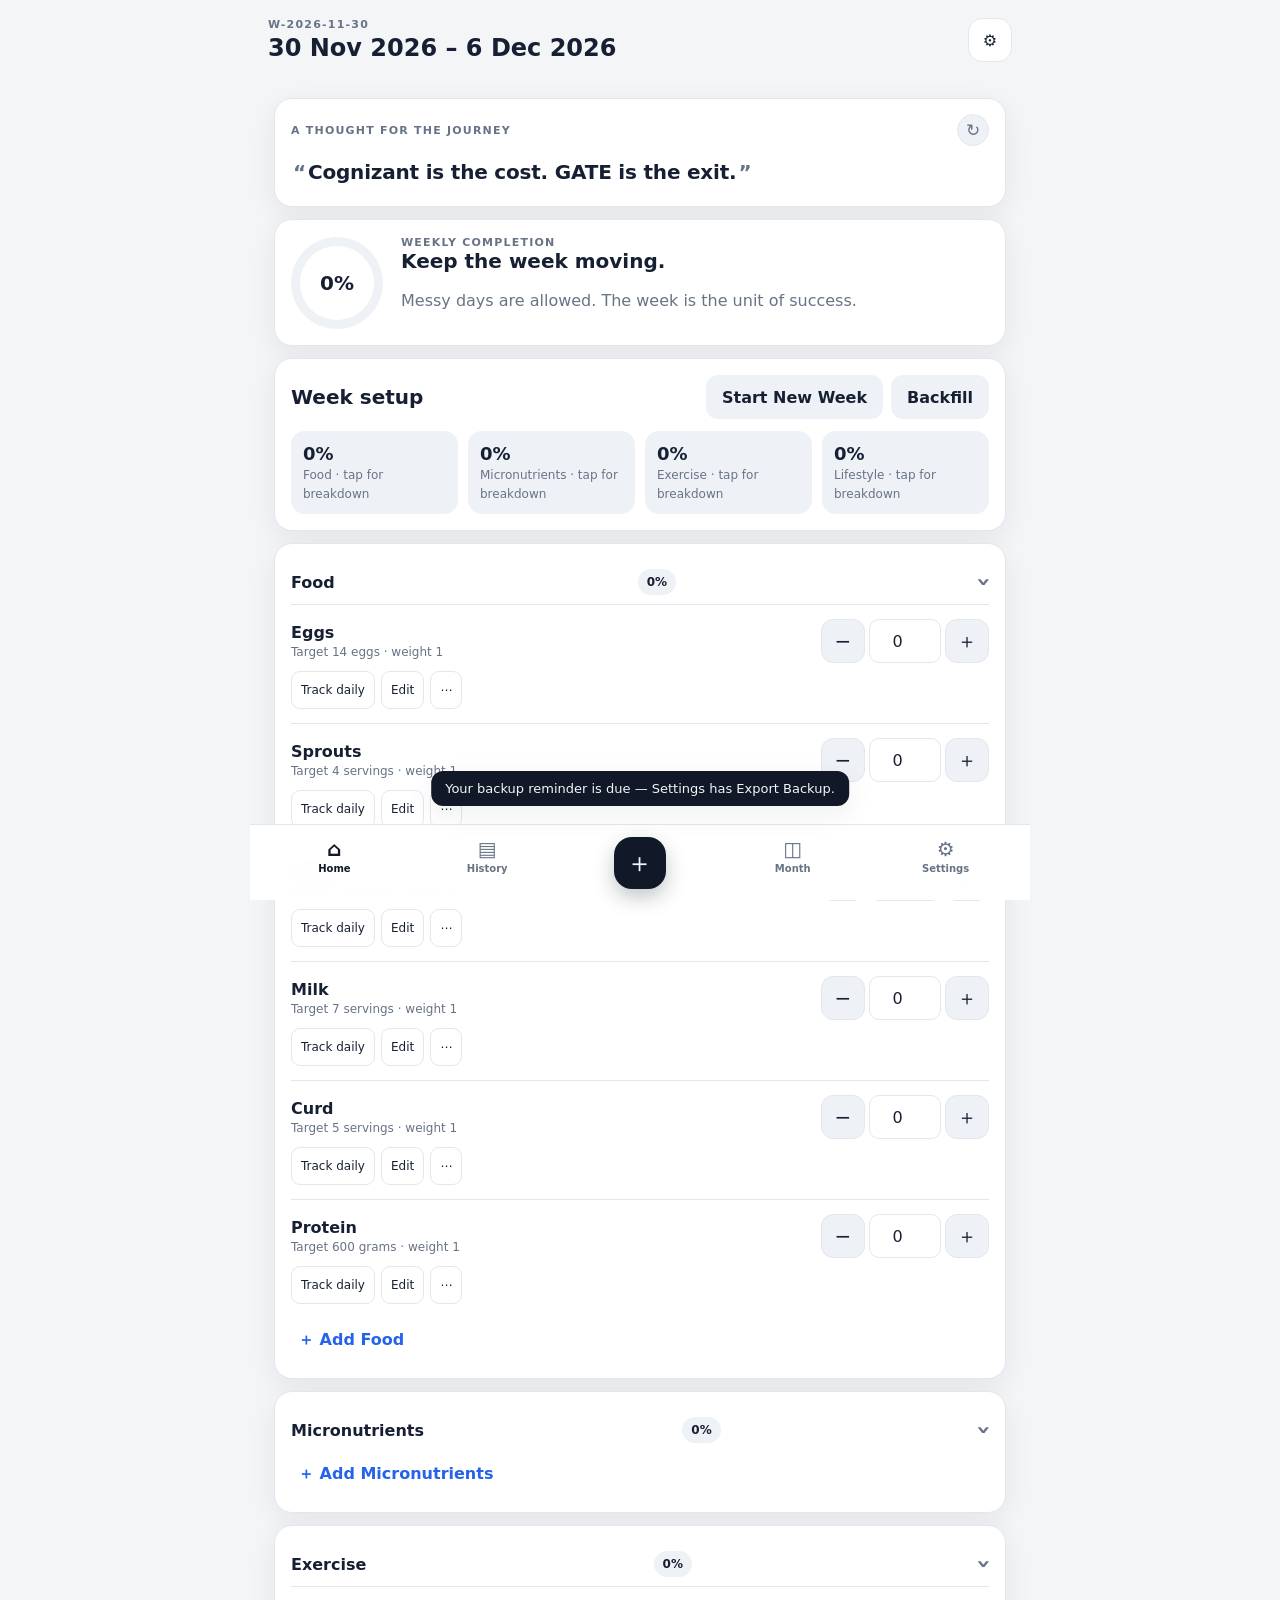
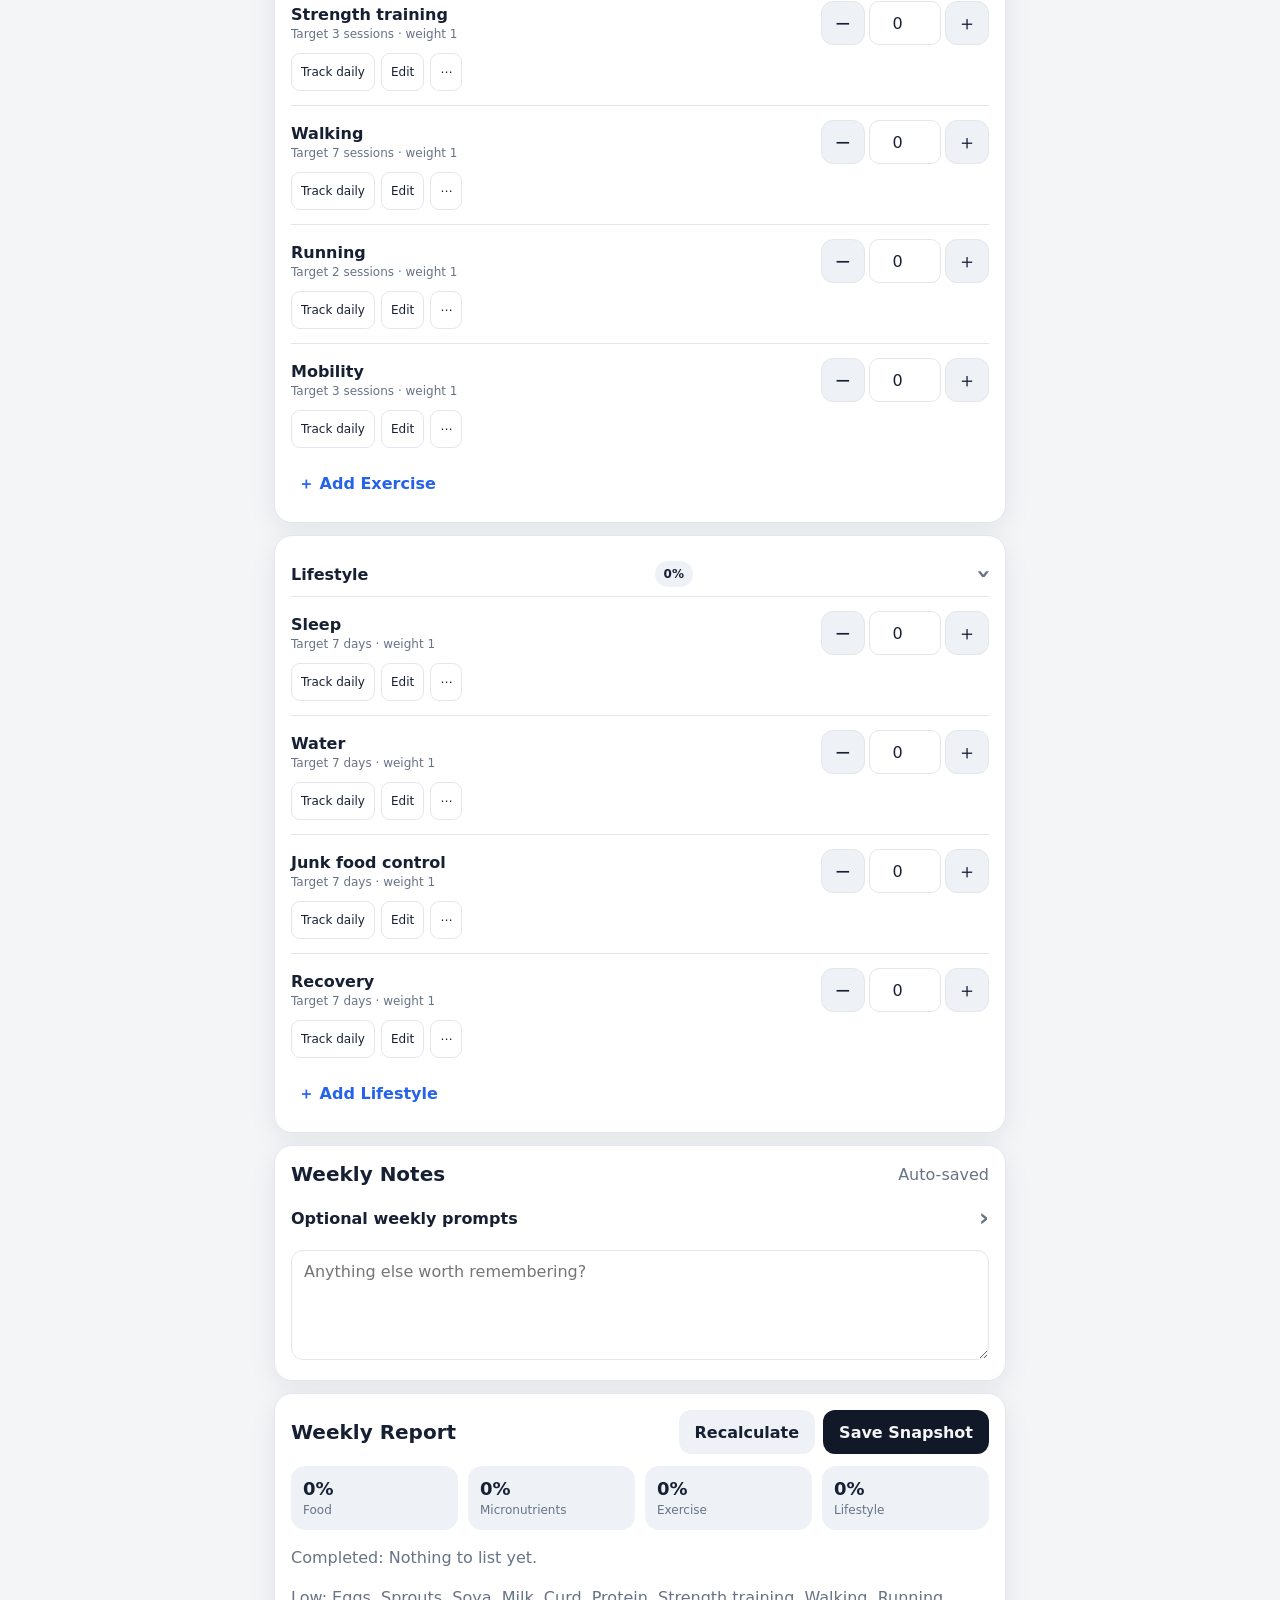
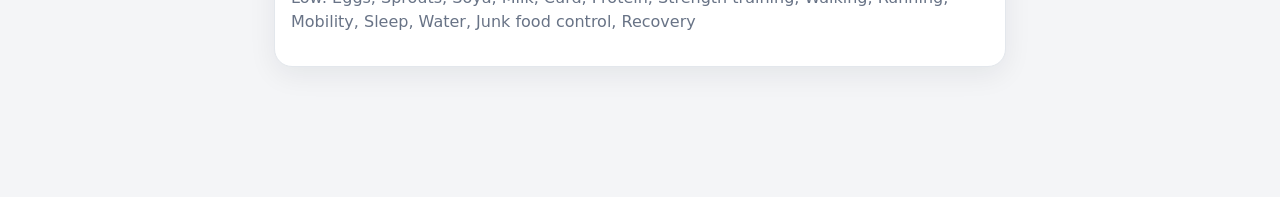
<file: index.html>
<!doctype html><html lang="en"><head><meta charset="utf-8"><meta name="viewport" content="width=device-width,initial-scale=1,viewport-fit=cover"><meta name="theme-color" content="#111827"><meta name="description" content="Offline personal Nutrition, Fitness & Lifestyle Tracker"><link rel="manifest" href="manifest.webmanifest"><link rel="icon" href="icons/icon.svg"><title>Personal Health Dashboard</title><link rel="stylesheet" href="style.css"></head><body><div id="app"><header class="topbar"><div><div class="eyebrow" id="weekLabel">CURRENT WEEK</div><h1 id="weekTitle">Loading…</h1></div><button class="icon-btn" id="settingsBtn" aria-label="Settings">⚙</button></header><main id="main"></main><nav class="bottom-nav" aria-label="Primary navigation"><button data-route="home" class="nav-item active"><span>⌂</span><small>Home</small></button><button data-route="history" class="nav-item"><span>▤</span><small>History</small></button><button id="quickAddBtn" class="add-btn" aria-label="Add item">＋</button><button data-route="month" class="nav-item"><span>◫</span><small>Month</small></button><button data-route="settings" class="nav-item"><span>⚙</span><small>Settings</small></button></nav></div><div id="modalRoot"></div><input id="importInput" type="file" accept=".json,application/json" hidden><script src="app.js"></script></body></html>
</file>
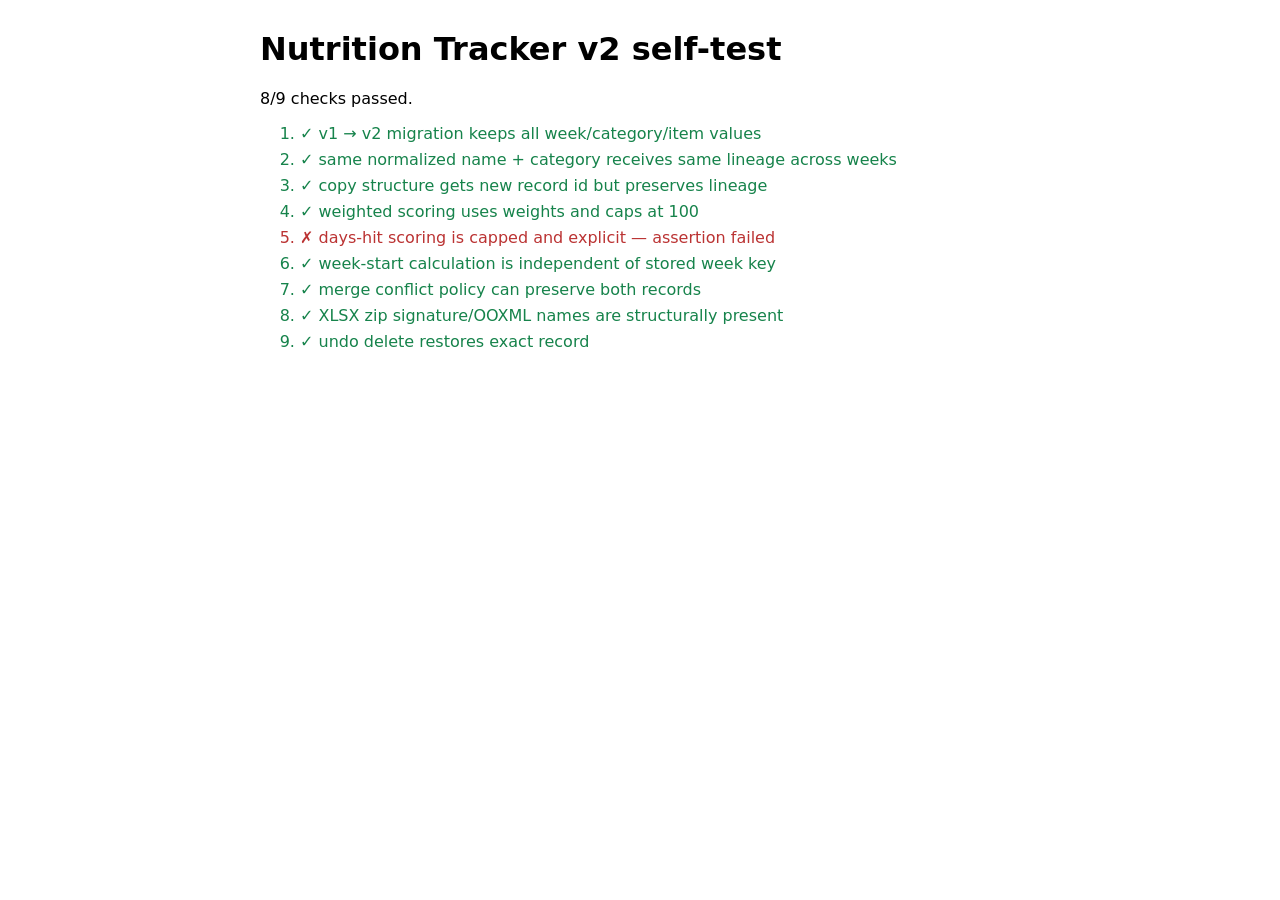
<file: tests.html>
<!doctype html><meta charset="utf-8"><title>NTL v2 self-test</title><style>body{font-family:system-ui;max-width:760px;margin:30px auto;padding:0 16px}li{margin:7px 0}.ok{color:#16834b}.bad{color:#b33}</style><h1>Nutrition Tracker v2 self-test</h1><p id="status">Loading app…</p><ol id="out"></ol><script>
(async()=>{
  const out=document.querySelector('#out'), status=document.querySelector('#status');
  const tests=[]; const ok=(name,fn)=>{try{let v=fn();if(v&&typeof v.then==='function')return v.then(()=>tests.push([name,true])).catch(e=>tests.push([name,false,e]));tests.push([name,!!v,v?null:new Error('assertion failed')])}catch(e){tests.push([name,false,e])}};
  // Load app source without executing its UI boot, by extracting the exported test object from a data URL is not safe;
  // instead this page performs structural smoke tests plus uses a tiny copied adapter for migration/scoring invariants.
  const v1={schemaVersion:1,months:{'2026-10':{goal:'G',notes:'N',weeks:{'W-old':{startDate:'2026-10-05',endDate:'2026-10-11',categories:{food:[{id:'a',name:'Eggs',target:14,actual:12,unit:'eggs'}],micronutrients:[],exercise:[],lifestyle:[]},notes:'week'}}}}};
  const norm=s=>String(s).trim().toLowerCase().replace(/\s+/g,' ');
  const migrate=d=>{let x=JSON.parse(JSON.stringify(d));let map={};for(const m of Object.values(x.months))for(const w of Object.values(m.weeks))for(const [c,items] of Object.entries(w.categories))for(const i of items){let k=c+'|'+norm(i.name);map[k]??='L-'+k.replace(/[^a-z0-9]+/g,'-');i.lineageId=map[k];i.step=i.step||1;i.weight=i.weight||1;i.dailyLog=i.dailyLog||{};i.dailyTracking=!!i.dailyTracking;i.scoreBy=i.scoreBy||'total'}x.schemaVersion=2;return x};
  const calc=(items)=>{let sw=items.reduce((a,x)=>a+(x.weight||1),0);return Math.round(items.reduce((a,x)=>a+Math.min(100,(x.actual/x.target)*100)*(x.weight||1),0)/sw)};
  const daysScore=(hits,target=7)=>Math.min(100,hits/target*100);
  await ok('v1 → v2 migration keeps all week/category/item values',()=>{let x=migrate(v1);return x.schemaVersion===2&&x.months['2026-10'].weeks['W-old'].categories.food[0].actual===12&&x.months['2026-10'].weeks['W-old'].categories.food[0].lineageId});
  await ok('same normalized name + category receives same lineage across weeks',()=>{let x=migrate({schemaVersion:1,months:{a:{weeks:{x:{categories:{food:[{name:' Eggs '}],exercise:[],micronutrients:[],lifestyle:[]}},y:{categories:{food:[{name:'eggs'}],exercise:[],micronutrients:[],lifestyle:[]}}}}}});return x.months.a.weeks.x.categories.food[0].lineageId===x.months.a.weeks.y.categories.food[0].lineageId});
  await ok('copy structure gets new record id but preserves lineage',()=>{let x={id:'old',lineageId:'line',name:'Eggs',actual:8,dailyLog:{x:1}};let y={...x,id:'new',actual:0,dailyLog:{}};return y.id!==x.id&&y.lineageId===x.lineageId&&y.actual===0});
  await ok('weighted scoring uses weights and caps at 100',()=>calc([{actual:20,target:10,weight:2},{actual:5,target:10,weight:1}])===83);
  await ok('days-hit scoring is capped and explicit' ,()=>daysScore(5,7)===71);
  await ok('week-start calculation is independent of stored week key',()=>{let d=new Date('2026-10-10T00:00:00');let startMon=new Date(d);startMon.setDate(d.getDate()-5);let startSun=new Date(d);startSun.setDate(d.getDate()-6);return startMon.getDay()===1&&startSun.getDay()===0});
  await ok('merge conflict policy can preserve both records',()=>{let dst={W:{id:1}},src={W:{id:2}};let merged={...dst};if(JSON.stringify(dst.W)!==JSON.stringify(src.W))merged['W-import']=src.W;return Object.keys(merged).length===2});
  await ok('XLSX zip signature/OOXML names are structurally present',()=>{let required=['[Content_Types].xml','xl/workbook.xml','xl/_rels/workbook.xml.rels','xl/worksheets/sheet1.xml'];return required.length===4&&required.every(Boolean)});
  await ok('undo delete restores exact record',()=>{let a=[{id:1,lineageId:'L'}],deleted=a.splice(0,1)[0];a.push(deleted);return a.length===1&&a[0].lineageId==='L'});
  out.innerHTML=tests.map(([n,good,e])=>`<li class="${good?'ok':'bad'}">${good?'✓':'✗'} ${n}${e?' — '+e.message:''}</li>`).join('');status.textContent=`${tests.filter(x=>x[1]).length}/${tests.length} checks passed.`;
})();
</script>
</file>
<file: style.css>
:root{--bg:#f4f5f7;--card:#fff;--text:#172033;--muted:#687386;--line:#e3e7ec;--accent:#111827;--accent2:#2563eb;--good:#16834b;--soft:#eef2f7;--danger:#a33a3a;--radius:18px;--shadow:0 8px 28px rgba(17,24,39,.07);color-scheme:light}
:root[data-theme=dark]{--bg:#101318;--card:#171b22;--text:#edf1f7;--muted:#aab2c0;--line:#2a303b;--accent:#f2f4f7;--accent2:#79a7ff;--soft:#222936;--danger:#ff9a9a;color-scheme:dark}
@media(prefers-color-scheme:dark){:root[data-theme=auto]{--bg:#101318;--card:#171b22;--text:#edf1f7;--muted:#aab2c0;--line:#2a303b;--accent:#f2f4f7;--accent2:#79a7ff;--soft:#222936;--danger:#ff9a9a;color-scheme:dark}}
*{box-sizing:border-box}html,body{margin:0;padding:0;background:var(--bg);color:var(--text);font-family:Inter,system-ui,-apple-system,BlinkMacSystemFont,"Segoe UI",sans-serif}body{min-height:100vh}button,input,textarea,select{font:inherit}button{cursor:pointer;color:inherit}#app{max-width:780px;margin:0 auto;min-height:100vh;padding-bottom:calc(88px + env(safe-area-inset-bottom))}.topbar{position:sticky;top:0;z-index:20;background:color-mix(in srgb,var(--bg) 92%,transparent);backdrop-filter:blur(14px);padding:18px 18px 12px;display:flex;justify-content:space-between;align-items:center}.eyebrow{font-size:11px;font-weight:800;letter-spacing:.11em;color:var(--muted)}h1{font-size:24px;margin:3px 0 0}h2{font-size:20px;margin:0}h3{font-size:16px;margin:0}p{line-height:1.5}.icon-btn,.circle-btn{border:1px solid var(--line);background:var(--card);border-radius:14px;width:44px;height:44px}.card{background:var(--card);border:1px solid var(--line);border-radius:var(--radius);box-shadow:var(--shadow);padding:16px;margin:12px 0}.hero{display:flex;align-items:center;gap:18px}.score-ring{width:92px;height:92px;border-radius:50%;display:grid;place-items:center;background:conic-gradient(var(--accent2) calc(var(--score)*1%),var(--soft) 0);position:relative;flex:none}.score-ring:after{content:"";position:absolute;inset:9px;border-radius:50%;background:var(--card)}.score-ring strong{position:relative;z-index:1;font-size:20px}.stats{display:grid;grid-template-columns:repeat(2,1fr);gap:10px;margin-top:12px}.stat{padding:12px;background:var(--soft);border-radius:14px;min-height:64px}.stat b{font-size:18px;display:block}.stat span{font-size:12px;color:var(--muted)}button.stat{border:0;text-align:left;width:100%}.score-stat:active{transform:scale(.99)}.section-head{display:flex;justify-content:space-between;align-items:center;gap:10px}.link-btn{border:0;background:none;color:var(--accent2);font-weight:700;padding:7px;min-height:44px}.category summary,.prompt-box summary,.report-cat summary{list-style:none;cursor:pointer;font-weight:800;display:flex;justify-content:space-between;align-items:center;min-height:44px}.category summary::-webkit-details-marker,.prompt-box summary::-webkit-details-marker,.report-cat summary::-webkit-details-marker{display:none}.category summary:after,.prompt-box summary:after,.report-cat summary:after{content:"›";font-size:24px;color:var(--muted);transition:.2s}.category[open] summary:after,.prompt-box[open] summary:after,.report-cat[open] summary:after{transform:rotate(90deg)}.item-row{padding:14px 0;border-top:1px solid var(--line);display:grid;grid-template-columns:1fr auto;gap:8px;align-items:center}.item-main{min-width:0}.item-name{font-weight:750}.item-meta{font-size:12px;color:var(--muted);margin-top:3px}.entry{display:flex;align-items:center;gap:4px}.stepper{width:44px;height:44px;border:1px solid var(--line);background:var(--soft);border-radius:12px;font-size:20px}.actual-input{width:72px;text-align:center;padding:10px 6px;border:1px solid var(--line);border-radius:10px;background:var(--card);color:var(--text);min-height:44px}.actions{display:flex;gap:6px;grid-column:1/-1;flex-wrap:wrap}.small-btn{border:1px solid var(--line);background:var(--card);border-radius:9px;padding:7px 9px;font-size:12px;min-height:38px}.notes{font-size:12px;color:var(--muted);margin-top:5px}.overshoot{font-size:11px;color:var(--accent2);margin-top:5px}.muted{color:var(--muted)}textarea,input,select{border:1px solid var(--line);border-radius:12px;padding:11px 12px;background:var(--card);color:var(--text);width:100%;outline:none;min-height:44px}textarea:focus,input:focus,select:focus{border-color:var(--accent2);box-shadow:0 0 0 2px color-mix(in srgb,var(--accent2) 18%,transparent)}textarea{min-height:110px;resize:vertical}.form-grid{display:grid;grid-template-columns:1fr 1fr;gap:10px}.form-grid .full{grid-column:1/-1}label{display:block;font-size:13px;font-weight:650}label input,label textarea,label select{margin-top:6px}.check{display:flex;align-items:center;gap:8px;min-height:44px}.check input{width:20px}.primary,.secondary,.danger{border:0;border-radius:12px;padding:12px 16px;font-weight:800;min-height:44px}.primary{background:var(--accent);color:var(--bg)}.secondary{background:var(--soft);color:var(--text)}.danger{color:var(--danger);background:color-mix(in srgb,var(--danger) 10%,var(--card));border:1px solid color-mix(in srgb,var(--danger) 20%,var(--line))}.btn-row{display:flex;gap:8px;flex-wrap:wrap}.bottom-nav{position:fixed;bottom:0;left:50%;transform:translateX(-50%);z-index:30;width:min(780px,100%);height:76px;background:color-mix(in srgb,var(--card) 96%,transparent);border-top:1px solid var(--line);display:grid;grid-template-columns:1fr 1fr 1fr 1fr 1fr;align-items:center;padding:6px 8px max(6px,env(safe-area-inset-bottom));backdrop-filter:blur(14px)}.nav-item{border:0;background:none;color:var(--muted);display:flex;flex-direction:column;align-items:center;gap:2px;font-weight:700;min-height:54px}.nav-item span{font-size:20px}.nav-item small{font-size:10px}.nav-item.active{color:var(--accent)}.add-btn{width:52px;height:52px;border:0;border-radius:18px;background:var(--accent);color:var(--bg);font-size:27px;box-shadow:0 8px 20px rgba(17,24,39,.25);justify-self:center}.month-row,.history-row{display:flex;justify-content:space-between;align-items:center;gap:10px;padding:14px 0;border-bottom:1px solid var(--line);min-height:56px}.history-row{width:100%;background:none;border:0;border-bottom:1px solid var(--line);text-align:left}.history-row span:first-child{display:flex;flex-direction:column;gap:3px}.history-row small{color:var(--muted)}.score-pill{padding:6px 9px;border-radius:999px;background:var(--soft);font-weight:800;font-size:12px;white-space:nowrap}.modal-backdrop{position:fixed;inset:0;background:rgba(0,0,0,.42);z-index:50;display:flex;align-items:flex-end;justify-content:center}.modal{background:var(--card);width:min(780px,100%);max-height:92dvh;overflow:auto;border-radius:24px 24px 0 0;padding:20px;padding-bottom:calc(24px + env(safe-area-inset-bottom))}.sheet-head,.modal-head{display:flex;justify-content:space-between;align-items:center;gap:12px;margin-bottom:16px}.close{border:0;background:var(--soft);border-radius:10px;width:44px;height:44px}.sheet-btn{width:100%;text-align:left;border:1px solid var(--line);background:var(--soft);border-radius:12px;padding:14px;margin:5px 0;min-height:48px}.toast{position:fixed;z-index:80;left:50%;bottom:94px;transform:translateX(-50%);background:var(--accent);color:var(--bg);padding:10px 14px;border-radius:12px;font-size:13px;box-shadow:var(--shadow);display:flex;align-items:center;gap:12px;max-width:calc(100% - 24px)}.toast-undo{border:1px solid color-mix(in srgb,var(--bg) 25%,transparent);background:transparent;color:inherit;border-radius:8px;padding:6px 9px;font-weight:800}.empty{padding:28px;text-align:center;color:var(--muted)}.tabs,.trend-controls{display:flex;gap:7px;overflow:auto;padding-bottom:10px}.chip{border:1px solid var(--line);background:var(--card);border-radius:999px;padding:9px 12px;min-height:42px;white-space:nowrap}.chip.active{background:var(--accent);color:var(--bg)}.chart-wrap{overflow:hidden;margin-top:12px}.chart-wrap svg{width:100%;height:auto;display:block;color:var(--accent2)}.break{display:flex;justify-content:space-between;align-items:center;gap:12px;border-top:1px solid var(--line);padding:12px 0}.break span{display:flex;flex-direction:column;gap:3px}.break small{color:var(--muted)}.target-row{display:grid;grid-template-columns:1fr 120px;gap:10px;align-items:center;padding:8px 0}.prompt-box{margin:10px 0}.prompt-box label{margin:10px 0}.focus{border-left:4px solid var(--accent2)}.report-cat{border-top:1px solid var(--line);margin-top:10px}.report-cat summary{padding:5px 0}.safe-area{padding-bottom:env(safe-area-inset-bottom)}
@media(min-width:700px){main{padding:12px 24px 30px}.stats{grid-template-columns:repeat(4,1fr)}}
@media(prefers-reduced-motion:reduce){*,*::before,*::after{scroll-behavior:auto!important;transition:none!important;animation:none!important}}

.personal-quote{padding:15px 16px 17px}.quote-head{display:flex;align-items:center;justify-content:space-between;gap:10px}.quote-refresh{width:32px;height:32px;min-width:32px;padding:0;border:1px solid var(--line);border-radius:50%;background:var(--soft);font-size:17px;line-height:1;color:var(--muted);display:grid;place-items:center}.quote-refresh:active{transform:rotate(-35deg) scale(.96)}.quote-text{font-size:18px;line-height:1.5;font-weight:650;letter-spacing:-.01em;margin:11px 2px 2px}.quote-text::before{content:'“';color:var(--muted);margin-right:2px}.quote-text::after{content:'”';color:var(--muted);margin-left:2px}@media(min-width:700px){.quote-text{font-size:20px;max-width:680px}}
</file>
